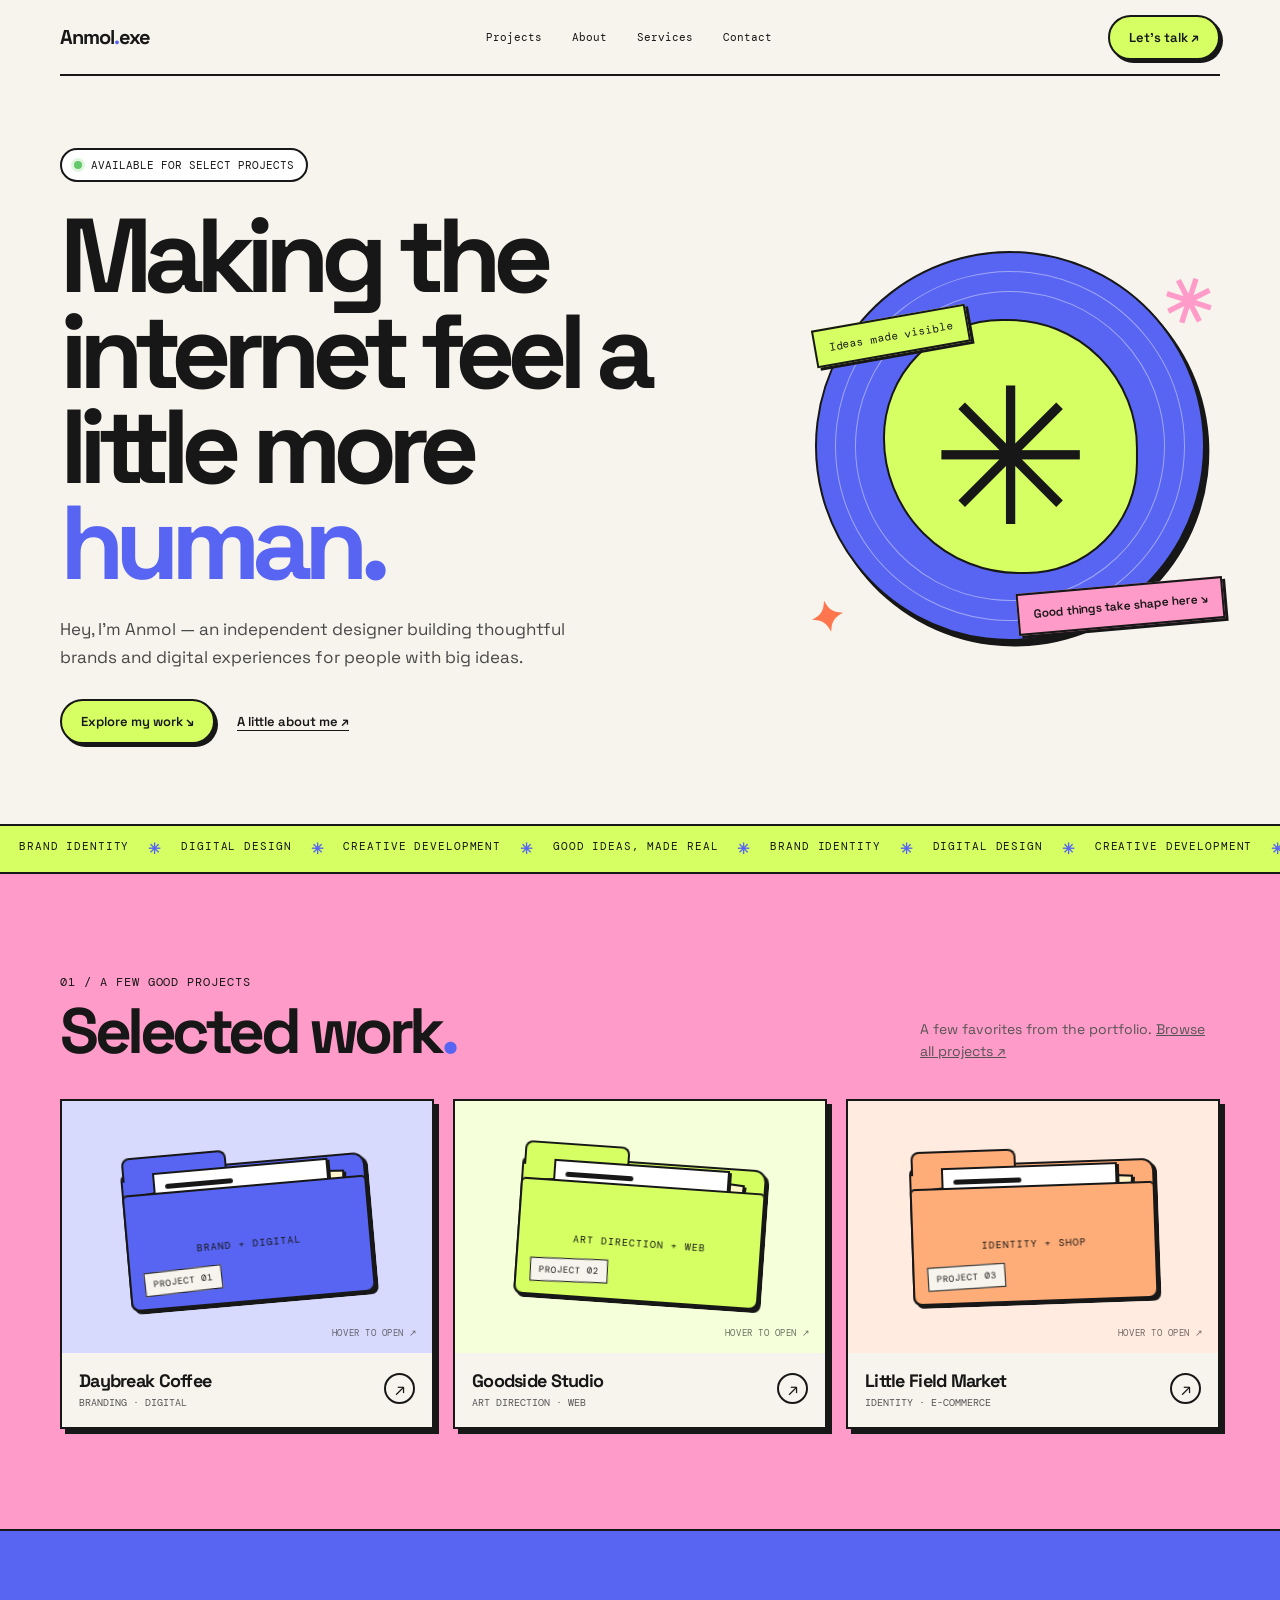
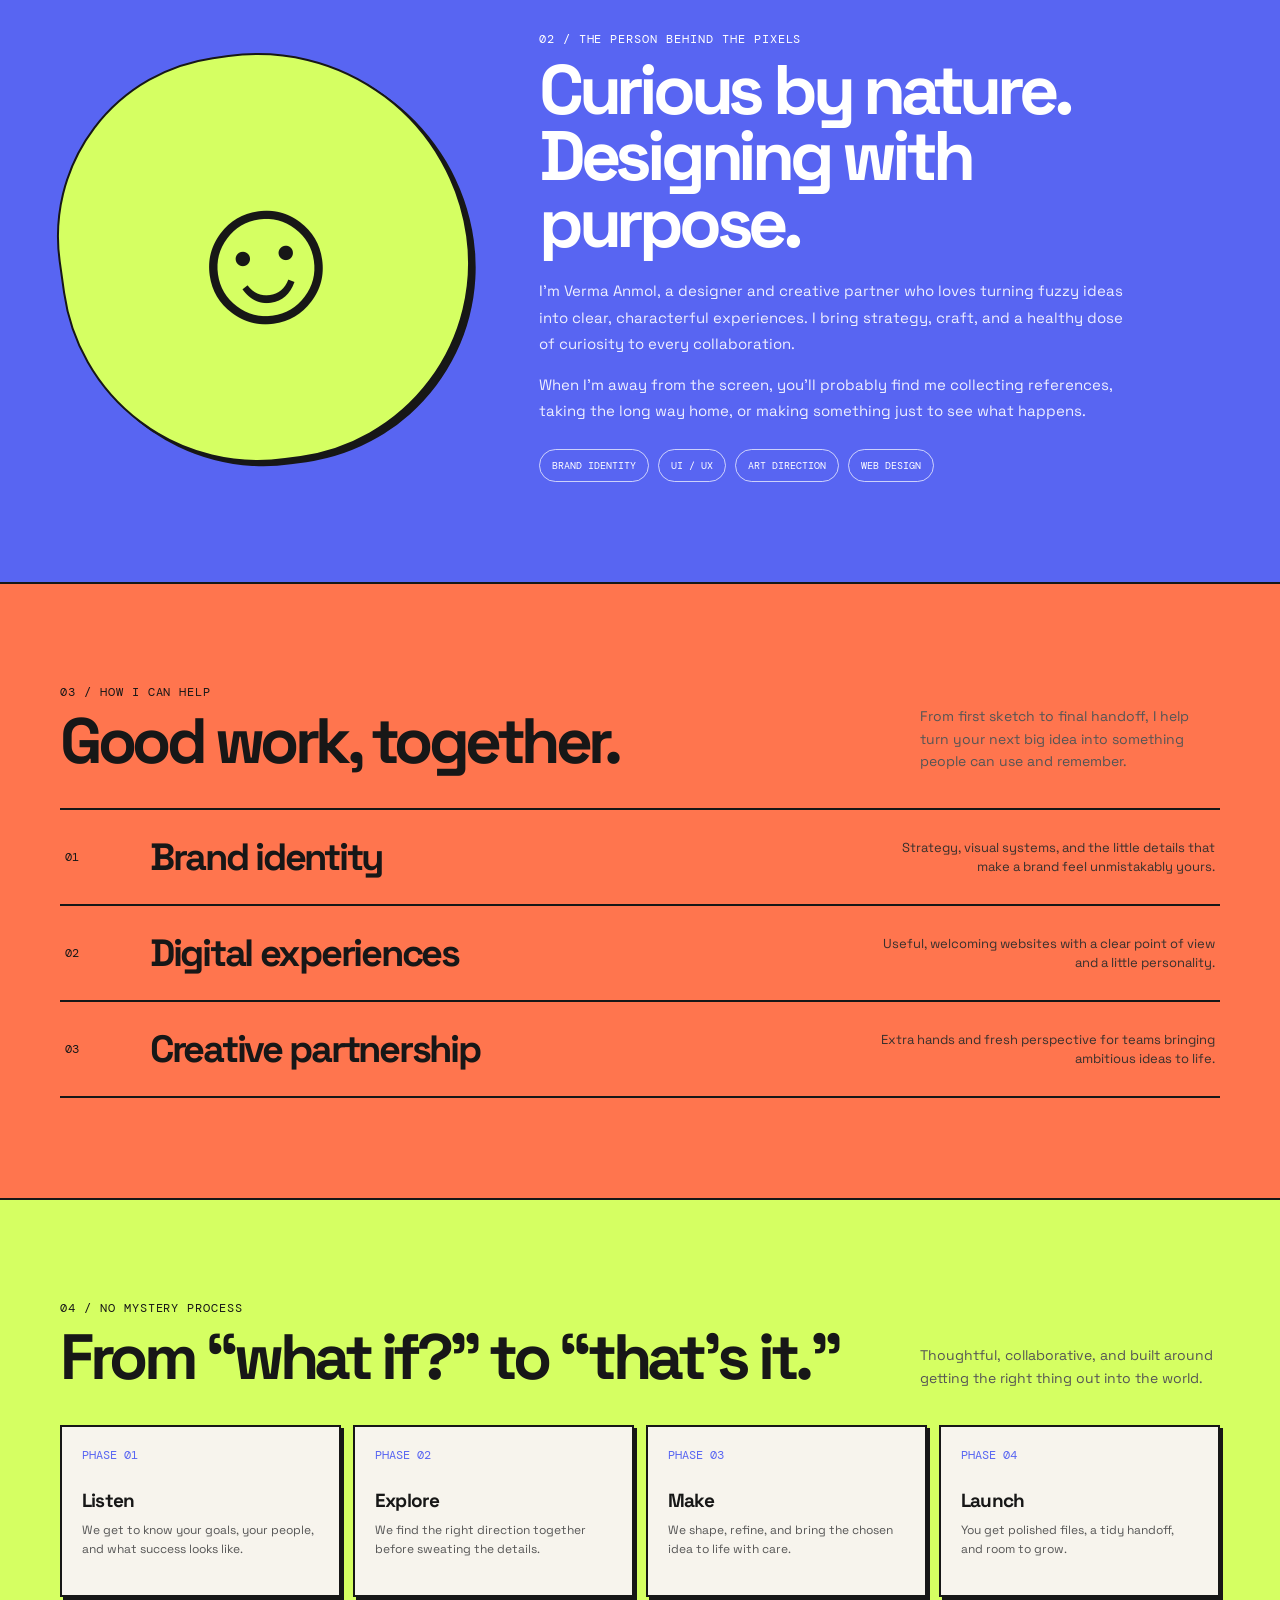
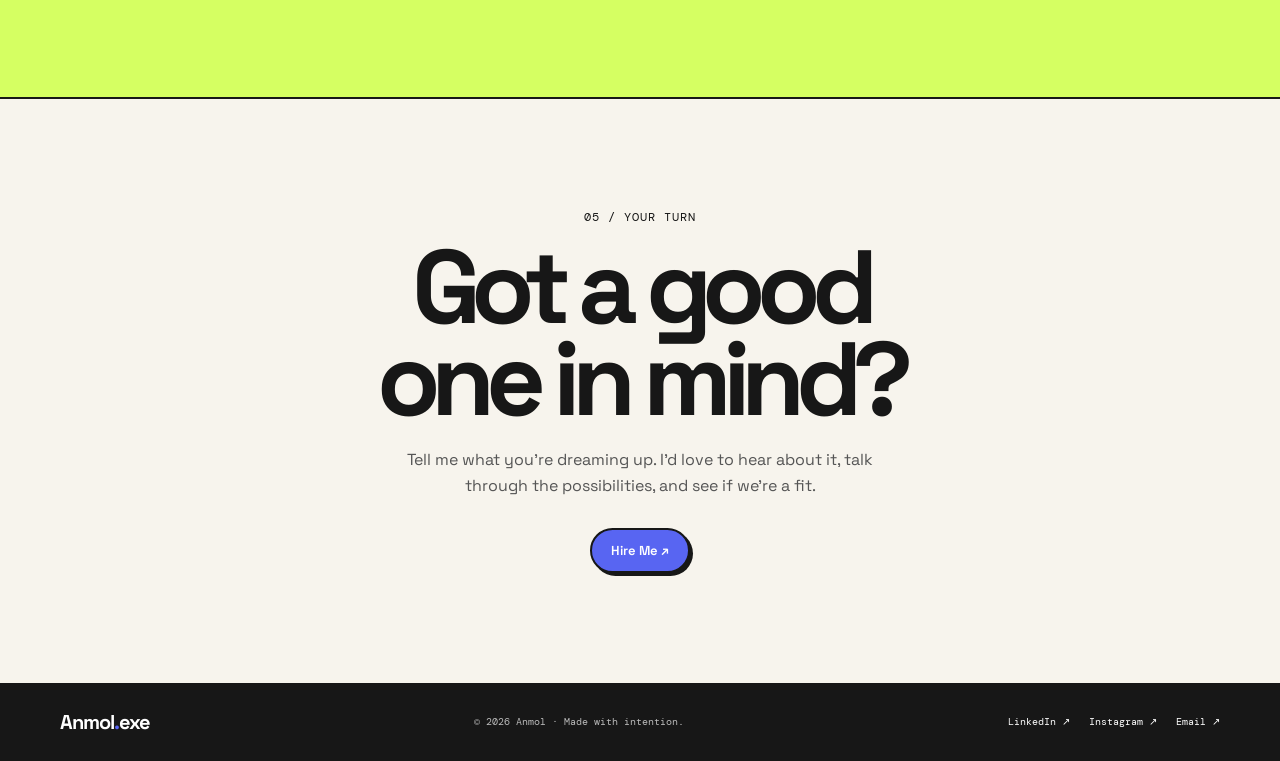
<file: index.html>
<!doctype html>
<html lang="en">
<head>
  <meta charset="utf-8">
  <meta name="viewport" content="width=device-width, initial-scale=1">
  <meta name="theme-color" content="#f7f4ed">
  <meta name="description" content="A bright, bold portfolio for an independent designer and creative developer.">
  <title>Verma Anmol — Designer & Creative Developer</title>
  <link rel="preconnect" href="https://fonts.googleapis.com">
  <link rel="preconnect" href="https://fonts.gstatic.com" crossorigin>
  <link href="https://fonts.googleapis.com/css2?family=DM+Mono:wght@400;500&family=Space+Grotesk:wght@400;500;600;700&display=swap" rel="stylesheet">
  <style>
    :root{--paper:#f7f4ed;--ink:#171717;--blue:#5865f2;--lime:#d5ff62;--pink:#ff9bc8;--orange:#ff754e;--line:2px solid var(--ink);--shadow:5px 5px 0 var(--ink);--max:1160px}
    *{box-sizing:border-box}html{scroll-behavior:smooth}body{margin:0;background:var(--paper);color:var(--ink);font-family:'Space Grotesk',sans-serif}a{color:inherit}button,a{-webkit-tap-highlight-color:transparent}.wrap{width:min(var(--max),calc(100% - 48px));margin:auto}.mono,.eyebrow,.tag,.nav-links,.fine{font-family:'DM Mono',monospace}.mono,.eyebrow{font-size:12px;letter-spacing:.08em;text-transform:uppercase}.topbar{height:76px;display:flex;align-items:center;justify-content:space-between;border-bottom:var(--line)}.brand{font-size:20px;font-weight:700;letter-spacing:-1px;text-decoration:none}.brand span{color:var(--blue)}.nav-links{display:flex;gap:30px;font-size:11px}.nav-links a{text-decoration:none}.nav-links a:hover{text-decoration:underline;text-decoration-thickness:2px;text-underline-offset:4px}.nav-cta,.button{display:inline-flex;align-items:center;justify-content:center;border:var(--line);border-radius:999px;background:var(--lime);padding:12px 19px;font:600 13px 'Space Grotesk';text-decoration:none;box-shadow:3px 3px 0 var(--ink);transition:transform .15s,box-shadow .15s}.nav-cta:hover,.button:hover{transform:translate(2px,2px);box-shadow:1px 1px 0 var(--ink)}.hero{min-height:640px;display:grid;grid-template-columns:1.25fr .75fr;align-items:center;gap:42px;padding:72px 0 80px;position:relative}.hero-copy{position:relative;z-index:2}.availability{display:inline-flex;align-items:center;gap:9px;padding:8px 12px;border:var(--line);border-radius:99px;background:#fff;font-size:11px;font-family:'DM Mono';text-transform:uppercase}.availability:before{content:'';width:8px;height:8px;border-radius:50%;background:#64c76b;box-shadow:0 0 0 3px #dff5dd}.hero h1{max-width:700px;font-size:clamp(58px,8.2vw,112px);line-height:.91;letter-spacing:-.085em;margin:27px 0 24px}.hero h1 em{font-style:normal;color:var(--blue)}.hero-copy>p{font-size:17px;line-height:1.65;max-width:510px;color:#484848;margin:0 0 28px}.hero-actions{display:flex;align-items:center;gap:22px}.text-link{font-weight:600;font-size:13px;text-underline-offset:4px}.hero-art{min-height:430px;position:relative;display:grid;place-items:center}.orbit{width:min(100%,390px);aspect-ratio:1;border-radius:50%;background:var(--blue);border:var(--line);box-shadow:var(--shadow);position:relative;display:grid;place-items:center;transform:rotate(7deg)}.orbit:before,.orbit:after{content:'';position:absolute;border:1px solid rgba(255,255,255,.42);border-radius:50%;inset:18px}.orbit:after{inset:38px}.orbit-label{position:absolute;z-index:2;top:20%;left:3%;background:var(--lime);border:var(--line);padding:10px 13px;transform:rotate(-10deg);font:11px 'DM Mono';box-shadow:3px 3px 0 var(--ink)}.spark{position:absolute;font-size:60px;font-weight:700}.spark.one{top:8%;right:2%;color:var(--pink);transform:rotate(18deg)}.spark.two{bottom:4%;left:2%;font-size:42px;color:var(--orange);transform:rotate(-13deg)}.avatar{width:66%;aspect-ratio:1;border-radius:48% 52% 45% 55%;border:var(--line);background:var(--lime);display:grid;place-items:center;font-size:clamp(100px,17vw,190px);line-height:1;transform:rotate(-7deg);overflow:hidden}.avatar span{transform:translateY(12px)}.floating-note{position:absolute;right:-4px;bottom:8%;border:var(--line);background:var(--pink);padding:11px 14px;font-size:12px;font-weight:600;transform:rotate(-5deg);box-shadow:3px 3px 0 var(--ink)}.ticker{border-block:var(--line);background:var(--lime);overflow:hidden;white-space:nowrap}.ticker-track{display:flex;width:max-content;animation:scroll 28s linear infinite;padding:13px 0;font:11px 'DM Mono';text-transform:uppercase;letter-spacing:.08em}.ticker-track span{padding:0 19px}.ticker-track b{color:var(--blue);font-size:15px}@keyframes scroll{to{transform:translateX(-50%)}}.section{padding:100px 0}.section-head{display:flex;align-items:end;justify-content:space-between;gap:20px;margin-bottom:36px}.section-head h2{font-size:clamp(38px,6vw,64px);line-height:.98;letter-spacing:-.07em;margin:10px 0 0}.section-head p{max-width:300px;color:#555;line-height:1.6;font-size:14px;margin:0}.work-section{background:var(--pink);border-bottom:var(--line)}.work-grid{display:grid;grid-template-columns:repeat(3,1fr);gap:19px}.work-card{border:var(--line);background:var(--paper);box-shadow:var(--shadow);text-decoration:none;display:flex;flex-direction:column;min-width:0;transition:transform .18s}.work-card:hover{transform:translateY(-5px)}.work-art{aspect-ratio:1.18;display:grid;place-items:center;padding:24px;overflow:hidden}.work-art.blue{background:#b8c0ff}.work-art.lime{background:#d9fb8a}.work-art.orange{background:#ffc794}.mock{width:84%;height:80%;border:2px solid var(--ink);background:#fff;border-radius:10px;padding:12px;box-shadow:4px 4px 0 var(--ink);transform:rotate(-3deg);display:flex;flex-direction:column;gap:9px}.work-card:nth-child(2) .mock{transform:rotate(3deg)}.mock-top{height:9px;border-bottom:1px solid #aaa;display:flex;justify-content:space-between}.mock-top i{display:block;width:35%;height:4px;background:var(--ink);border-radius:9px}.mock-hero{flex:1;border-radius:6px;background:var(--blue);display:flex;align-items:center;justify-content:center;color:white;text-align:center;font-weight:700;font-size:clamp(17px,2.4vw,29px);letter-spacing:-.06em;line-height:.95}.work-card:nth-child(2) .mock-hero{background:var(--orange);color:var(--ink)}.work-card:nth-child(3) .mock-hero{background:var(--lime);color:var(--ink)}.mock-row{display:flex;gap:6px;height:25px}.mock-row i{flex:1;background:#e7e7e7;border-radius:4px}.card-info{padding:17px 18px 19px;display:flex;align-items:center;justify-content:space-between;gap:10px}.card-info h3{font-size:18px;letter-spacing:-.04em;margin:0 0 4px}.card-info p{font:10px 'DM Mono';text-transform:uppercase;color:#555;margin:0}.arrow{width:31px;height:31px;border:var(--line);border-radius:50%;display:grid;place-items:center;font-size:17px;flex:none}.about-section{background:var(--blue);color:#fff;border-bottom:var(--line)}.about-grid{display:grid;grid-template-columns:.75fr 1.25fr;gap:70px;align-items:center}.about-stamp{border:var(--line);background:var(--lime);color:var(--ink);border-radius:46% 54% 50% 50%;aspect-ratio:1;display:grid;place-items:center;box-shadow:var(--shadow);font-size:clamp(100px,18vw,190px);transform:rotate(-8deg)}.about-copy h2{font-size:clamp(42px,6vw,70px);letter-spacing:-.075em;line-height:.95;margin:10px 0 22px}.about-copy p{max-width:590px;line-height:1.75;color:#eeefff;font-size:15px}.skills{display:flex;flex-wrap:wrap;gap:9px;margin-top:24px}.tag{border:1px solid rgba(255,255,255,.7);border-radius:99px;padding:9px 12px;font-size:10px;text-transform:uppercase}.services-section{background:var(--orange);border-bottom:var(--line)}.service-list{border-top:var(--line)}.service{display:grid;grid-template-columns:70px 1fr auto;align-items:center;gap:15px;padding:23px 5px;border-bottom:var(--line)}.service-num{font:12px 'DM Mono'}.service h3{font-size:clamp(23px,4vw,38px);letter-spacing:-.06em;margin:0}.service p{max-width:340px;font-size:13px;line-height:1.5;text-align:right;margin:0;color:#38302d}.process-section{background:var(--lime);border-bottom:var(--line)}.steps{display:grid;grid-template-columns:repeat(4,1fr);gap:12px}.step{border:var(--line);padding:20px;background:var(--paper);box-shadow:3px 3px 0 var(--ink);min-height:172px}.step b{display:block;color:var(--blue);font:12px 'DM Mono';margin-bottom:25px}.step h3{margin:0 0 8px;font-size:19px;letter-spacing:-.04em}.step p{margin:0;color:#555;font-size:12px;line-height:1.55}.contact-section{background:var(--paper);text-align:center;padding:110px 0}.contact-box{max-width:760px;margin:auto}.contact-box h2{font-size:clamp(52px,10vw,104px);line-height:.88;letter-spacing:-.09em;margin:17px 0 22px}.contact-box p{max-width:480px;margin:0 auto 28px;color:#555;line-height:1.65}.contact-box .button{background:var(--blue);color:white}.footer{background:var(--ink);color:#fff;padding:26px 0}.footer-row{display:flex;justify-content:space-between;align-items:center;gap:20px}.footer small{font:10px 'DM Mono';color:#bbb}.footer-links{display:flex;gap:19px;font:10px 'DM Mono'}.footer-links a{text-decoration:none}.footer-links a:hover{text-decoration:underline}
    @media(max-width:760px){.wrap{width:min(var(--max),calc(100% - 32px))}.topbar{height:66px}.nav-links{gap:14px;font-size:10px}.nav-links a:nth-child(3){display:none}.nav-cta{padding:9px 12px;font-size:11px}.hero{grid-template-columns:1fr;gap:18px;padding:64px 0 65px}.hero h1{font-size:clamp(60px,15vw,96px)}.hero-art{min-height:340px;max-width:420px;width:100%;margin:0 auto}.orbit{width:300px}.section{padding:76px 0}.section-head{align-items:start;flex-direction:column}.work-grid{grid-template-columns:1fr 1fr;gap:13px}.work-card:last-child{grid-column:1/-1}.work-card:last-child .work-art{aspect-ratio:1.8}.about-grid{grid-template-columns:1fr;gap:44px}.about-stamp{width:min(260px,70%);margin:0 auto}.service{grid-template-columns:42px 1fr;gap:8px}.service p{grid-column:2;text-align:left}.steps{grid-template-columns:1fr 1fr}.step{min-height:150px}.step b{margin-bottom:18px}}
    @media(max-width:460px){.nav-links a:nth-child(2){display:none}.hero-copy>p{font-size:15px}.hero-art{min-height:300px}.orbit{width:260px}.spark.one{right:4%;top:2%}.floating-note{right:0}.work-grid{grid-template-columns:1fr}.work-card:last-child{grid-column:auto}.work-card:last-child .work-art{aspect-ratio:1.18}.work-art{aspect-ratio:1.35}.card-info h3{font-size:17px}.steps{grid-template-columns:1fr}.step{min-height:0}.step b{margin-bottom:14px}.footer-row{align-items:flex-start;flex-direction:column}.footer-links{gap:14px}}
    @media(prefers-reduced-motion:reduce){*,*::before,*::after{scroll-behavior:auto!important;animation-duration:.01ms!important;animation-iteration-count:1!important;transition-duration:.01ms!important}}
  </style>
  <style>
    .folder-card{--folder:#5865f2;border:var(--line);background:var(--paper);box-shadow:var(--shadow);text-decoration:none;display:flex;flex-direction:column;min-width:0;transition:transform .18s,box-shadow .18s;perspective:800px}.folder-card:nth-child(2){--folder:#d5ff62}.folder-card:nth-child(3){--folder:#ffad78}.folder-card:hover,.folder-card:focus-visible{transform:translateY(-5px);box-shadow:7px 9px 0 var(--ink);outline:none}.folder-scene{height:252px;display:grid;place-items:center;position:relative;overflow:hidden;background:color-mix(in srgb,var(--folder) 24%,white)}.folder-scene:after{content:'HOVER TO OPEN ↗';position:absolute;bottom:14px;right:14px;font:9px 'DM Mono';letter-spacing:.06em;color:#333;opacity:.7}.folder{position:relative;width:min(76%,245px);height:150px;transform:rotate(-5deg);transition:transform .32s cubic-bezier(.2,.8,.2,1);transform-style:preserve-3d}.folder-card:nth-child(2) .folder{transform:rotate(4deg)}.folder-card:nth-child(3) .folder{transform:rotate(-2deg)}.folder-back{position:absolute;inset:10px 0 0;background:var(--folder);border:var(--line);border-radius:9px 12px 8px 8px;box-shadow:3px 3px 0 var(--ink)}.folder-back:before{content:'';position:absolute;left:0;top:-16px;width:42%;height:22px;background:var(--folder);border:var(--line);border-bottom:0;border-radius:8px 8px 0 0}.folder-paper{position:absolute;z-index:1;left:13%;top:13px;width:72%;height:114px;background:#fff;border:var(--line);box-shadow:2px 2px 0 var(--ink);padding:10px;display:flex;flex-direction:column;gap:7px;transition:transform .35s cubic-bezier(.15,.8,.3,1),opacity .2s}.folder-paper .paper-bar{height:5px;width:45%;border-radius:4px;background:var(--ink)}.folder-paper .paper-cover{flex:1;background:var(--paper);border:1px solid #222;display:grid;place-items:center;font-size:22px;font-weight:700;letter-spacing:-.07em;text-align:center;line-height:.9}.folder-paper .paper-lines{height:16px;background:repeating-linear-gradient(to bottom,#aaa 0 1px,transparent 1px 5px)}.folder-card:nth-child(1) .folder-paper .paper-cover{background:#b8c0ff}.folder-card:nth-child(2) .folder-paper .paper-cover{background:#ffc794}.folder-card:nth-child(3) .folder-paper .paper-cover{background:#d9fb8a}.folder-card .paper-two{z-index:0;left:18%;transform:translateY(7px) rotate(4deg);background:#fff5ca}.folder-card .paper-three{z-index:0;left:10%;transform:translateY(11px) rotate(-6deg);background:#ffe0ed}.folder-flap{position:absolute;z-index:2;left:0;right:0;bottom:0;height:78%;background:var(--folder);border:var(--line);border-radius:5px 5px 9px 9px;transform-origin:bottom;transition:transform .38s cubic-bezier(.2,.8,.3,1);display:grid;place-items:center;color:var(--ink);font:10px 'DM Mono';letter-spacing:.1em;text-transform:uppercase}.folder-label{position:absolute;left:13px;bottom:13px;border:1.5px solid var(--ink);background:var(--paper);padding:5px 8px;font:9px 'DM Mono';transform:rotate(-2deg)}.folder-card:hover .folder,.folder-card:focus-visible .folder{transform:rotate(0deg) translateY(4px)}.folder-card:hover .folder-flap,.folder-card:focus-visible .folder-flap{transform:rotateX(48deg) translateY(4px)}.folder-card:hover .paper-one,.folder-card:focus-visible .paper-one{transform:translateY(-40px) rotate(-3deg)}.folder-card:hover .paper-two,.folder-card:focus-visible .paper-two{transform:translateY(-31px) translateX(15px) rotate(8deg)}.folder-card:hover .paper-three,.folder-card:focus-visible .paper-three{transform:translateY(-28px) translateX(-15px) rotate(-9deg)}.folder-info{padding:16px 17px 18px;display:flex;align-items:center;justify-content:space-between;gap:10px}.folder-info h3{font-size:18px;letter-spacing:-.04em;margin:0 0 4px}.folder-info p{font:10px 'DM Mono';text-transform:uppercase;color:#555;margin:0}.folder-arrow{width:31px;height:31px;border:var(--line);border-radius:50%;display:grid;place-items:center;font-size:17px;flex:none;transition:transform .2s,background .2s}.folder-card:hover .folder-arrow,.folder-card:focus-visible .folder-arrow{transform:rotate(45deg);background:var(--lime)}
    @media(max-width:760px){.work-grid{grid-template-columns:1fr 1fr;gap:13px}.folder-scene{height:220px}.folder-card:last-child{grid-column:1/-1}}
    @media(max-width:460px){.work-grid{grid-template-columns:1fr}.folder-scene{height:250px}.folder-card:last-child{grid-column:auto}}
  </style>
</head>
<body>
  <header class="wrap topbar">
    <a class="brand" href="#home" aria-label="Anmol home">Anmol<span>.</span>exe</a>
    <nav class="nav-links" aria-label="Main navigation"><a href="projects/index.html">Projects</a><a href="#about">About</a><a href="#services">Services</a><a href="#contact">Contact</a></nav>
    <a class="nav-cta" href="#contact">Let’s talk ↗</a>
  </header>
  <main>
    <section class="wrap hero" id="home">
      <div class="hero-copy">
        <div class="availability">Available for select projects</div>
        <h1>Making the internet feel a little more <em>human.</em></h1>
        <p>Hey, I’m Anmol — an independent designer building thoughtful brands and digital experiences for people with big ideas.</p>
        <div class="hero-actions"><a class="button" href="projects/index.html">Explore my work ↘</a><a class="text-link" href="#about">A little about me ↗</a></div>
      </div>
      <div class="hero-art" aria-label="Abstract colorful portfolio illustration">
        <div class="orbit"><div class="avatar"><span>✳</span></div></div>
        <div class="orbit-label">Ideas made visible</div><div class="spark one">✳</div><div class="spark two">✦</div><div class="floating-note">Good things take shape here ↘</div>
      </div>
    </section>
    <div class="ticker" aria-label="Brand design, digital design, creative development"><div class="ticker-track" aria-hidden="true"><span>Brand identity</span><b>✳</b><span>Digital design</span><b>✳</b><span>Creative development</span><b>✳</b><span>Good ideas, made real</span><b>✳</b><span>Brand identity</span><b>✳</b><span>Digital design</span><b>✳</b><span>Creative development</span><b>✳</b><span>Good ideas, made real</span><b>✳</b></div></div>
    <section class="section work-section" id="work"><div class="wrap"><div class="section-head"><div><div class="eyebrow">01 / A few good projects</div><h2>Selected work<span style="color:var(--blue)">.</span></h2></div><p>A few favorites from the portfolio. <a href="projects/index.html">Browse all projects ↗</a></p></div>
      <div class="work-grid">
        <a class="folder-card" href="projects/daybreak.html" aria-label="Open project folder: Daybreak Coffee"><div class="folder-scene"><div class="folder"><div class="folder-back"></div><div class="folder-paper paper-three"><i class="paper-bar"></i><i class="paper-cover">DAY<br>BREAK</i><i class="paper-lines"></i></div><div class="folder-paper paper-two"><i class="paper-bar"></i><i class="paper-cover">FRESH<br>IDEAS</i><i class="paper-lines"></i></div><div class="folder-paper paper-one"><i class="paper-bar"></i><i class="paper-cover">A FRESH<br>START.</i><i class="paper-lines"></i></div><div class="folder-flap"><span>Brand + digital</span><span class="folder-label">PROJECT 01</span></div></div></div><div class="folder-info"><div><h3>Daybreak Coffee</h3><p>Branding · Digital</p></div><span class="folder-arrow">↗</span></div></a>
        <a class="folder-card" href="projects/goodside.html" aria-label="Open project folder: Goodside Studio"><div class="folder-scene"><div class="folder"><div class="folder-back"></div><div class="folder-paper paper-three"><i class="paper-bar"></i><i class="paper-cover">MAKE<br>ROOM</i><i class="paper-lines"></i></div><div class="folder-paper paper-two"><i class="paper-bar"></i><i class="paper-cover">GOOD<br>SIDE</i><i class="paper-lines"></i></div><div class="folder-paper paper-one"><i class="paper-bar"></i><i class="paper-cover">MAKE<br>ROOM.</i><i class="paper-lines"></i></div><div class="folder-flap"><span>Art direction + web</span><span class="folder-label">PROJECT 02</span></div></div></div><div class="folder-info"><div><h3>Goodside Studio</h3><p>Art direction · Web</p></div><span class="folder-arrow">↗</span></div></a>
        <a class="folder-card" href="projects/little-field.html" aria-label="Open project folder: Little Field Market"><div class="folder-scene"><div class="folder"><div class="folder-back"></div><div class="folder-paper paper-three"><i class="paper-bar"></i><i class="paper-cover">LITTLE<br>FIELD</i><i class="paper-lines"></i></div><div class="folder-paper paper-two"><i class="paper-bar"></i><i class="paper-cover">GROW<br>WELL</i><i class="paper-lines"></i></div><div class="folder-paper paper-one"><i class="paper-bar"></i><i class="paper-cover">GROW<br>YOUR WAY.</i><i class="paper-lines"></i></div><div class="folder-flap"><span>Identity + shop</span><span class="folder-label">PROJECT 03</span></div></div></div><div class="folder-info"><div><h3>Little Field Market</h3><p>Identity · E-commerce</p></div><span class="folder-arrow">↗</span></div></a>
      </div>
    </div></section>
    <section class="section about-section" id="about"><div class="wrap about-grid"><div class="about-stamp" aria-hidden="true">☺</div><div class="about-copy"><div class="eyebrow">02 / The person behind the pixels</div><h2>Curious by nature.<br>Designing with purpose.</h2><p>I’m Verma Anmol, a designer and creative partner who loves turning fuzzy ideas into clear, characterful experiences. I bring strategy, craft, and a healthy dose of curiosity to every collaboration.</p><p>When I’m away from the screen, you’ll probably find me collecting references, taking the long way home, or making something just to see what happens.</p><div class="skills"><span class="tag">Brand identity</span><span class="tag">UI / UX</span><span class="tag">Art direction</span><span class="tag">Web design</span></div></div></div></section>
    <section class="section services-section" id="services"><div class="wrap"><div class="section-head"><div><div class="eyebrow">03 / How I can help</div><h2>Good work, together.</h2></div><p>From first sketch to final handoff, I help turn your next big idea into something people can use and remember.</p></div><div class="service-list"><div class="service"><span class="service-num">01</span><h3>Brand identity</h3><p>Strategy, visual systems, and the little details that make a brand feel unmistakably yours.</p></div><div class="service"><span class="service-num">02</span><h3>Digital experiences</h3><p>Useful, welcoming websites with a clear point of view and a little personality.</p></div><div class="service"><span class="service-num">03</span><h3>Creative partnership</h3><p>Extra hands and fresh perspective for teams bringing ambitious ideas to life.</p></div></div></div></section>
    <section class="section process-section"><div class="wrap"><div class="section-head"><div><div class="eyebrow">04 / No mystery process</div><h2>From “what if?” to “that’s it.”</h2></div><p>Thoughtful, collaborative, and built around getting the right thing out into the world.</p></div><div class="steps"><article class="step"><b>PHASE 01</b><h3>Listen</h3><p>We get to know your goals, your people, and what success looks like.</p></article><article class="step"><b>PHASE 02</b><h3>Explore</h3><p>We find the right direction together before sweating the details.</p></article><article class="step"><b>PHASE 03</b><h3>Make</h3><p>We shape, refine, and bring the chosen idea to life with care.</p></article><article class="step"><b>PHASE 04</b><h3>Launch</h3><p>You get polished files, a tidy handoff, and room to grow.</p></article></div></div></section>
    <section class="contact-section" id="contact"><div class="wrap contact-box"><div class="eyebrow">05 / Your turn</div><h2>Got a good<br>one in mind?</h2><p>Tell me what you’re dreaming up. I’d love to hear about it, talk through the possibilities, and see if we’re a fit.</p><a class="button" href="mailto:hello@example.com?subject=Let%E2%80%99s%20make%20something">Hire Me ↗</a></div></section>
  </main>
  <footer class="footer"><div class="wrap footer-row"><a class="brand" href="#home">Anmol<span>.</span>exe</a><small>© 2026 Anmol · Made with intention.</small><div class="footer-links"><a href="https://www.linkedin.com/in/anmol-verma-68a5aa274/?isSelfProfile=true/" aria-label="LinkedIn">LinkedIn ↗</a><a href="https://www.instagram.com/anmollywood/" aria-label="Instagram">Instagram ↗</a><a href="mailto:mynameanmol112@gmail.com">Email ↗</a></div></div></footer>
</body>
</html>
</file>
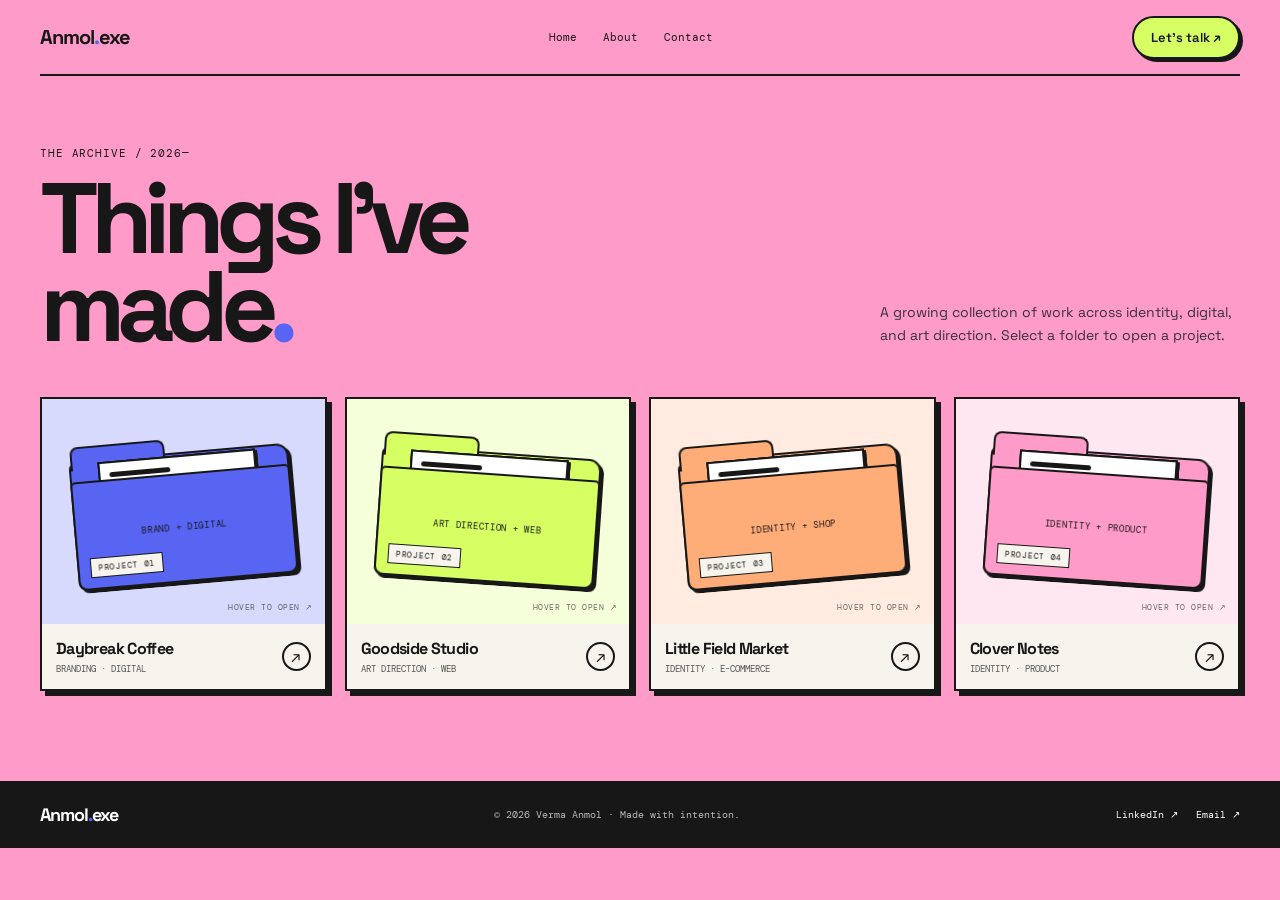
<file: projects/index.html>
<!doctype html>
<html lang="en">
<head>
  <meta charset="utf-8"><meta name="viewport" content="width=device-width, initial-scale=1"><meta name="theme-color" content="#f7f4ed">
  <title>Projects — Anmol.exe</title>
  <link rel="preconnect" href="https://fonts.googleapis.com"><link rel="preconnect" href="https://fonts.gstatic.com" crossorigin><link href="https://fonts.googleapis.com/css2?family=DM+Mono:wght@400;500&family=Space+Grotesk:wght@400;500;600;700&display=swap" rel="stylesheet">
  <style>
    :root{--paper:#f7f4ed;--ink:#171717;--blue:#5865f2;--lime:#d5ff62;--pink:#ff9bc8;--orange:#ff754e;--line:2px solid var(--ink);--shadow:5px 5px 0 var(--ink)}*{box-sizing:border-box}body{margin:0;background:var(--pink);color:var(--ink);font-family:'Space Grotesk',sans-serif}a{color:inherit}.wrap{width:min(1200px,calc(100% - 48px));margin:auto}.mono,.eyebrow,.tag,.nav-links{font-family:'DM Mono',monospace}.topbar{height:76px;display:flex;align-items:center;justify-content:space-between;border-bottom:var(--line)}.brand{font-size:20px;font-weight:700;letter-spacing:-1px;text-decoration:none}.brand span{color:var(--blue)}.nav-links{display:flex;gap:26px;font-size:11px}.nav-links a{text-decoration:none}.nav-cta,.button{display:inline-flex;align-items:center;justify-content:center;border:var(--line);border-radius:999px;background:var(--lime);padding:11px 17px;font:600 13px 'Space Grotesk';text-decoration:none;box-shadow:3px 3px 0 var(--ink)}.page-head{padding:70px 0 34px;display:flex;align-items:end;justify-content:space-between;gap:24px}.eyebrow{font-size:11px;letter-spacing:.08em;text-transform:uppercase}.page-head h1{font-size:clamp(54px,9vw,100px);line-height:.88;letter-spacing:-.085em;margin:15px 0 0}.page-head p{max-width:360px;color:#37313a;line-height:1.65;font-size:14px;margin:0 0 4px}.projects-grid{display:grid;grid-template-columns:repeat(4,minmax(0,1fr));gap:18px;padding:12px 0 90px}.folder-card{--folder:#5865f2;border:var(--line);background:var(--paper);box-shadow:var(--shadow);text-decoration:none;display:flex;flex-direction:column;min-width:0;perspective:800px;transition:transform .18s,box-shadow .18s}.folder-card:nth-child(4n+2){--folder:#d5ff62}.folder-card:nth-child(4n+3){--folder:#ffad78}.folder-card:nth-child(4n+4){--folder:#ff9bc8}.folder-card:hover,.folder-card:focus-visible{transform:translateY(-5px);box-shadow:7px 9px 0 var(--ink);outline:none}.folder-scene{height:225px;display:grid;place-items:center;position:relative;overflow:hidden;background:color-mix(in srgb,var(--folder) 24%,white)}.folder-scene:after{content:'HOVER TO OPEN ↗';position:absolute;bottom:12px;right:12px;font:8px 'DM Mono';letter-spacing:.06em;color:#333;opacity:.7}.folder{position:relative;width:min(78%,245px);height:140px;transform:rotate(-5deg);transition:transform .32s cubic-bezier(.2,.8,.2,1);transform-style:preserve-3d}.folder-card:nth-child(even) .folder{transform:rotate(4deg)}.folder-back{position:absolute;inset:10px 0 0;background:var(--folder);border:var(--line);border-radius:9px 12px 8px 8px;box-shadow:3px 3px 0 var(--ink)}.folder-back:before{content:'';position:absolute;left:0;top:-16px;width:42%;height:22px;background:var(--folder);border:var(--line);border-bottom:0;border-radius:8px 8px 0 0}.folder-paper{position:absolute;z-index:1;left:13%;top:13px;width:72%;height:106px;background:#fff;border:var(--line);box-shadow:2px 2px 0 var(--ink);padding:9px;display:flex;flex-direction:column;gap:6px;transition:transform .35s cubic-bezier(.15,.8,.3,1)}.folder-paper i{display:block}.paper-bar{height:5px;width:45%;border-radius:4px;background:var(--ink)}.paper-cover{flex:1;background:var(--paper);border:1px solid #222;display:grid;place-items:center;font-size:clamp(15px,1.6vw,22px);font-weight:700;letter-spacing:-.07em;text-align:center;line-height:.9}.paper-lines{height:14px;background:repeating-linear-gradient(to bottom,#aaa 0 1px,transparent 1px 5px)}.folder-flap{position:absolute;z-index:2;left:0;right:0;bottom:0;height:78%;background:var(--folder);border:var(--line);border-radius:5px 5px 9px 9px;transform-origin:bottom;transition:transform .38s cubic-bezier(.2,.8,.3,1);display:grid;place-items:center;color:var(--ink);font:9px 'DM Mono';letter-spacing:.08em;text-transform:uppercase}.folder-label{position:absolute;left:11px;bottom:10px;border:1.5px solid var(--ink);background:var(--paper);padding:4px 7px;font:8px 'DM Mono'}.folder-card:hover .folder,.folder-card:focus-visible .folder{transform:rotate(0deg) translateY(4px)}.folder-card:hover .folder-flap,.folder-card:focus-visible .folder-flap{transform:rotateX(48deg) translateY(4px)}.folder-card:hover .paper-one,.folder-card:focus-visible .paper-one{transform:translateY(-37px) rotate(-3deg)}.folder-card:hover .paper-two,.folder-card:focus-visible .paper-two{transform:translateY(-29px) translateX(13px) rotate(8deg)}.folder-card:hover .paper-three,.folder-card:focus-visible .paper-three{transform:translateY(-26px) translateX(-13px) rotate(-9deg)}.folder-info{padding:14px;display:flex;align-items:center;justify-content:space-between;gap:8px}.folder-info h2{font-size:16px;letter-spacing:-.04em;margin:0 0 4px}.folder-info p{font:9px 'DM Mono';text-transform:uppercase;color:#555;margin:0}.folder-arrow{width:29px;height:29px;border:var(--line);border-radius:50%;display:grid;place-items:center;font-size:16px;flex:none}.footer{background:var(--ink);color:white;padding:22px 0}.footer-row{display:flex;justify-content:space-between;align-items:center;gap:18px}.footer small{font:10px 'DM Mono';color:#bbb}.footer a{text-decoration:none}.footer .brand{font-family:'Space Grotesk';font-size:18px}.footer-links{font:10px 'DM Mono';display:flex;gap:18px}
    @media(max-width:900px){.projects-grid{grid-template-columns:repeat(2,minmax(0,1fr))}.folder-scene{height:240px}.paper-cover{font-size:24px}}
    @media(max-width:540px){.wrap{width:calc(100% - 32px)}.topbar{height:65px}.nav-links{gap:13px;font-size:10px}.nav-links a:nth-child(2){display:none}.nav-cta{font-size:11px;padding:9px 12px}.page-head{padding:54px 0 23px;display:block}.page-head p{margin-top:18px}.projects-grid{grid-template-columns:1fr;gap:16px;padding-bottom:60px}.folder-scene{height:250px}.footer-row{align-items:flex-start;flex-direction:column}}
    @media(prefers-reduced-motion:reduce){*,*::before,*::after{scroll-behavior:auto!important;animation-duration:.01ms!important;transition-duration:.01ms!important}}
  </style>
</head>
<body>
  <header class="wrap topbar"><a class="brand" href="../index.html">Anmol<span>.</span>exe</a><nav class="nav-links" aria-label="Main navigation"><a href="../index.html">Home</a><a href="../index.html#about">About</a><a href="../index.html#contact">Contact</a></nav><a class="nav-cta" href="../index.html#contact">Let’s talk ↗</a></header>
  <main class="wrap"><section class="page-head"><div><div class="eyebrow">The archive / 2026—</div><h1>Things I’ve<br>made<span style="color:var(--blue)">.</span></h1></div><p>A growing collection of work across identity, digital, and art direction. Select a folder to open a project.</p></section>
    <section class="projects-grid" aria-label="All portfolio projects">
      <a class="folder-card" href="daybreak.html" aria-label="View Daybreak Coffee project"><div class="folder-scene"><div class="folder"><div class="folder-back"></div><div class="folder-paper paper-three"><i class="paper-bar"></i><i class="paper-cover">DAY<br>BREAK</i><i class="paper-lines"></i></div><div class="folder-paper paper-two"><i class="paper-bar"></i><i class="paper-cover">FRESH<br>IDEAS</i><i class="paper-lines"></i></div><div class="folder-paper paper-one"><i class="paper-bar"></i><i class="paper-cover">A FRESH<br>START.</i><i class="paper-lines"></i></div><div class="folder-flap">Brand + digital<span class="folder-label">PROJECT 01</span></div></div></div><div class="folder-info"><div><h2>Daybreak Coffee</h2><p>Branding · Digital</p></div><span class="folder-arrow">↗</span></div></a>
      <a class="folder-card" href="goodside.html" aria-label="View Goodside Studio project"><div class="folder-scene"><div class="folder"><div class="folder-back"></div><div class="folder-paper paper-three"><i class="paper-bar"></i><i class="paper-cover">MAKE<br>ROOM</i><i class="paper-lines"></i></div><div class="folder-paper paper-two"><i class="paper-bar"></i><i class="paper-cover">GOOD<br>SIDE</i><i class="paper-lines"></i></div><div class="folder-paper paper-one"><i class="paper-bar"></i><i class="paper-cover">MAKE<br>ROOM.</i><i class="paper-lines"></i></div><div class="folder-flap">Art direction + web<span class="folder-label">PROJECT 02</span></div></div></div><div class="folder-info"><div><h2>Goodside Studio</h2><p>Art direction · Web</p></div><span class="folder-arrow">↗</span></div></a>
      <a class="folder-card" href="little-field.html" aria-label="View Little Field Market project"><div class="folder-scene"><div class="folder"><div class="folder-back"></div><div class="folder-paper paper-three"><i class="paper-bar"></i><i class="paper-cover">LITTLE<br>FIELD</i><i class="paper-lines"></i></div><div class="folder-paper paper-two"><i class="paper-bar"></i><i class="paper-cover">GROW<br>WELL</i><i class="paper-lines"></i></div><div class="folder-paper paper-one"><i class="paper-bar"></i><i class="paper-cover">GROW<br>YOUR WAY.</i><i class="paper-lines"></i></div><div class="folder-flap">Identity + shop<span class="folder-label">PROJECT 03</span></div></div></div><div class="folder-info"><div><h2>Little Field Market</h2><p>Identity · E-commerce</p></div><span class="folder-arrow">↗</span></div></a>
      <a class="folder-card" href="clover-notes.html" aria-label="View Clover Notes project"><div class="folder-scene"><div class="folder"><div class="folder-back"></div><div class="folder-paper paper-three"><i class="paper-bar"></i><i class="paper-cover">CLOVER<br>NOTES</i><i class="paper-lines"></i></div><div class="folder-paper paper-two"><i class="paper-bar"></i><i class="paper-cover">SLOW<br>DOWN</i><i class="paper-lines"></i></div><div class="folder-paper paper-one"><i class="paper-bar"></i><i class="paper-cover">TAKE<br>NOTE.</i><i class="paper-lines"></i></div><div class="folder-flap">Identity + product<span class="folder-label">PROJECT 04</span></div></div></div><div class="folder-info"><div><h2>Clover Notes</h2><p>Identity · Product</p></div><span class="folder-arrow">↗</span></div></a>
    </section>
  </main>
  <footer class="footer"><div class="wrap footer-row"><a class="brand" href="../index.html">Anmol<span>.</span>exe</a><small>© 2026 Verma Anmol · Made with intention.</small><div class="footer-links"><a href="https://www.linkedin.com/">LinkedIn ↗</a><a href="mailto:hello@example.com">Email ↗</a></div></div></footer>
</body>
</html>
</file>
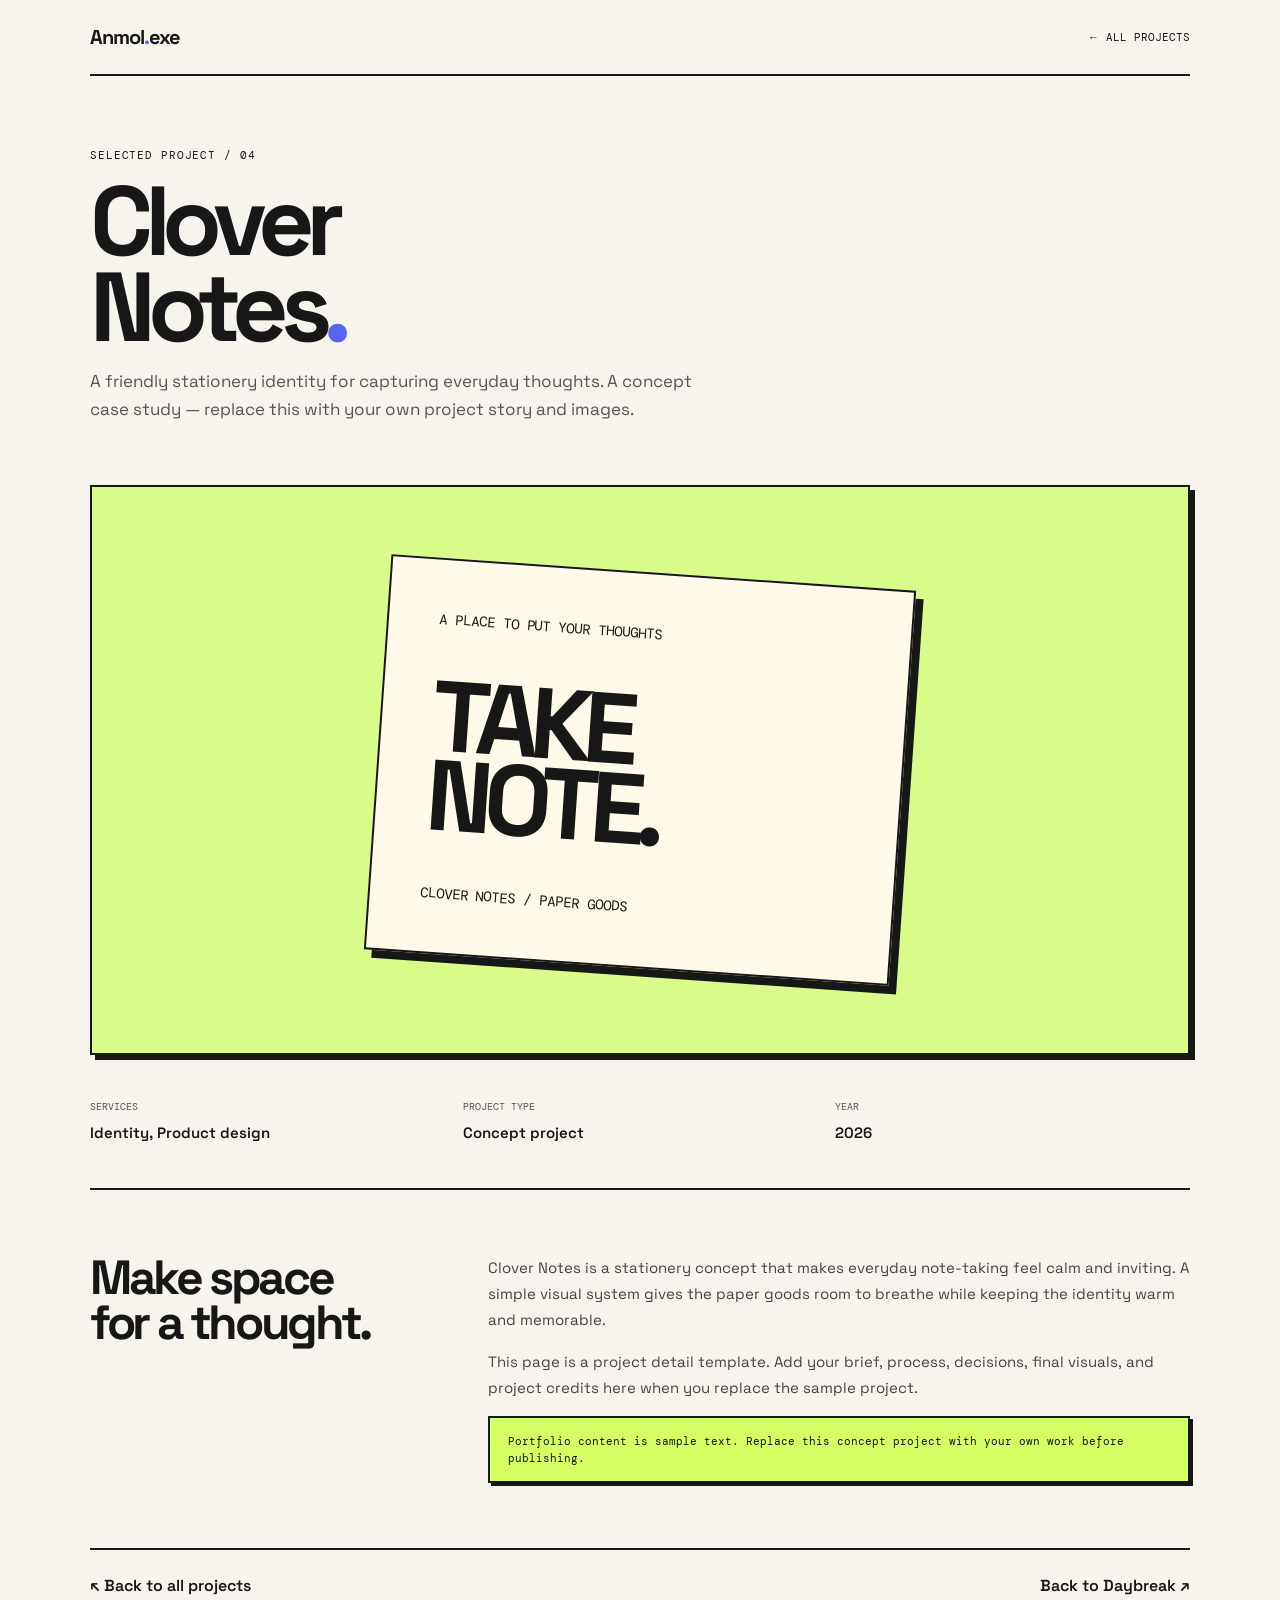
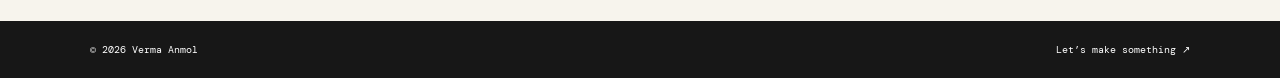
<file: projects/clover-notes.html>
<!doctype html><html lang="en"><head><meta charset="utf-8"><meta name="viewport" content="width=device-width, initial-scale=1"><meta name="theme-color" content="#f7f4ed"><title>Clover Notes — Anmol.exe</title><link rel="preconnect" href="https://fonts.googleapis.com"><link rel="preconnect" href="https://fonts.gstatic.com" crossorigin><link href="https://fonts.googleapis.com/css2?family=DM+Mono:wght@400;500&family=Space+Grotesk:wght@400;500;600;700&display=swap" rel="stylesheet"><link rel="stylesheet" href="project.css"></head><body><header class="wrap topbar"><a class="brand" href="../index.html">Anmol<span>.</span>exe</a><a class="nav" href="index.html">← ALL PROJECTS</a></header><main class="wrap"><section class="intro"><div class="eyebrow">Selected project / 04</div><h1>Clover<br>Notes<span style="color:var(--blue)">.</span></h1><p>A friendly stationery identity for capturing everyday thoughts. A concept case study — replace this with your own project story and images.</p></section><div class="art lime"><div class="art-poster"><span>A PLACE TO PUT YOUR THOUGHTS</span><strong>TAKE<br>NOTE.</strong><span>CLOVER NOTES / PAPER GOODS</span></div></div><section class="meta"><div><b>Services</b><span>Identity, Product design</span></div><div><b>Project type</b><span>Concept project</span></div><div><b>Year</b><span>2026</span></div></section><section class="story"><h2>Make space<br>for a thought.</h2><div><p>Clover Notes is a stationery concept that makes everyday note-taking feel calm and inviting. A simple visual system gives the paper goods room to breathe while keeping the identity warm and memorable.</p><p>This page is a project detail template. Add your brief, process, decisions, final visuals, and project credits here when you replace the sample project.</p><div class="note">Portfolio content is sample text. Replace this concept project with your own work before publishing.</div></div></section><nav class="bottom-nav"><a href="index.html">↖ Back to all projects</a><a href="daybreak.html">Back to Daybreak ↗</a></nav></main><footer class="footer"><div class="wrap"><span>© 2026 Verma Anmol</span><a href="../index.html#contact">Let’s make something ↗</a></div></footer></body></html>
</file>
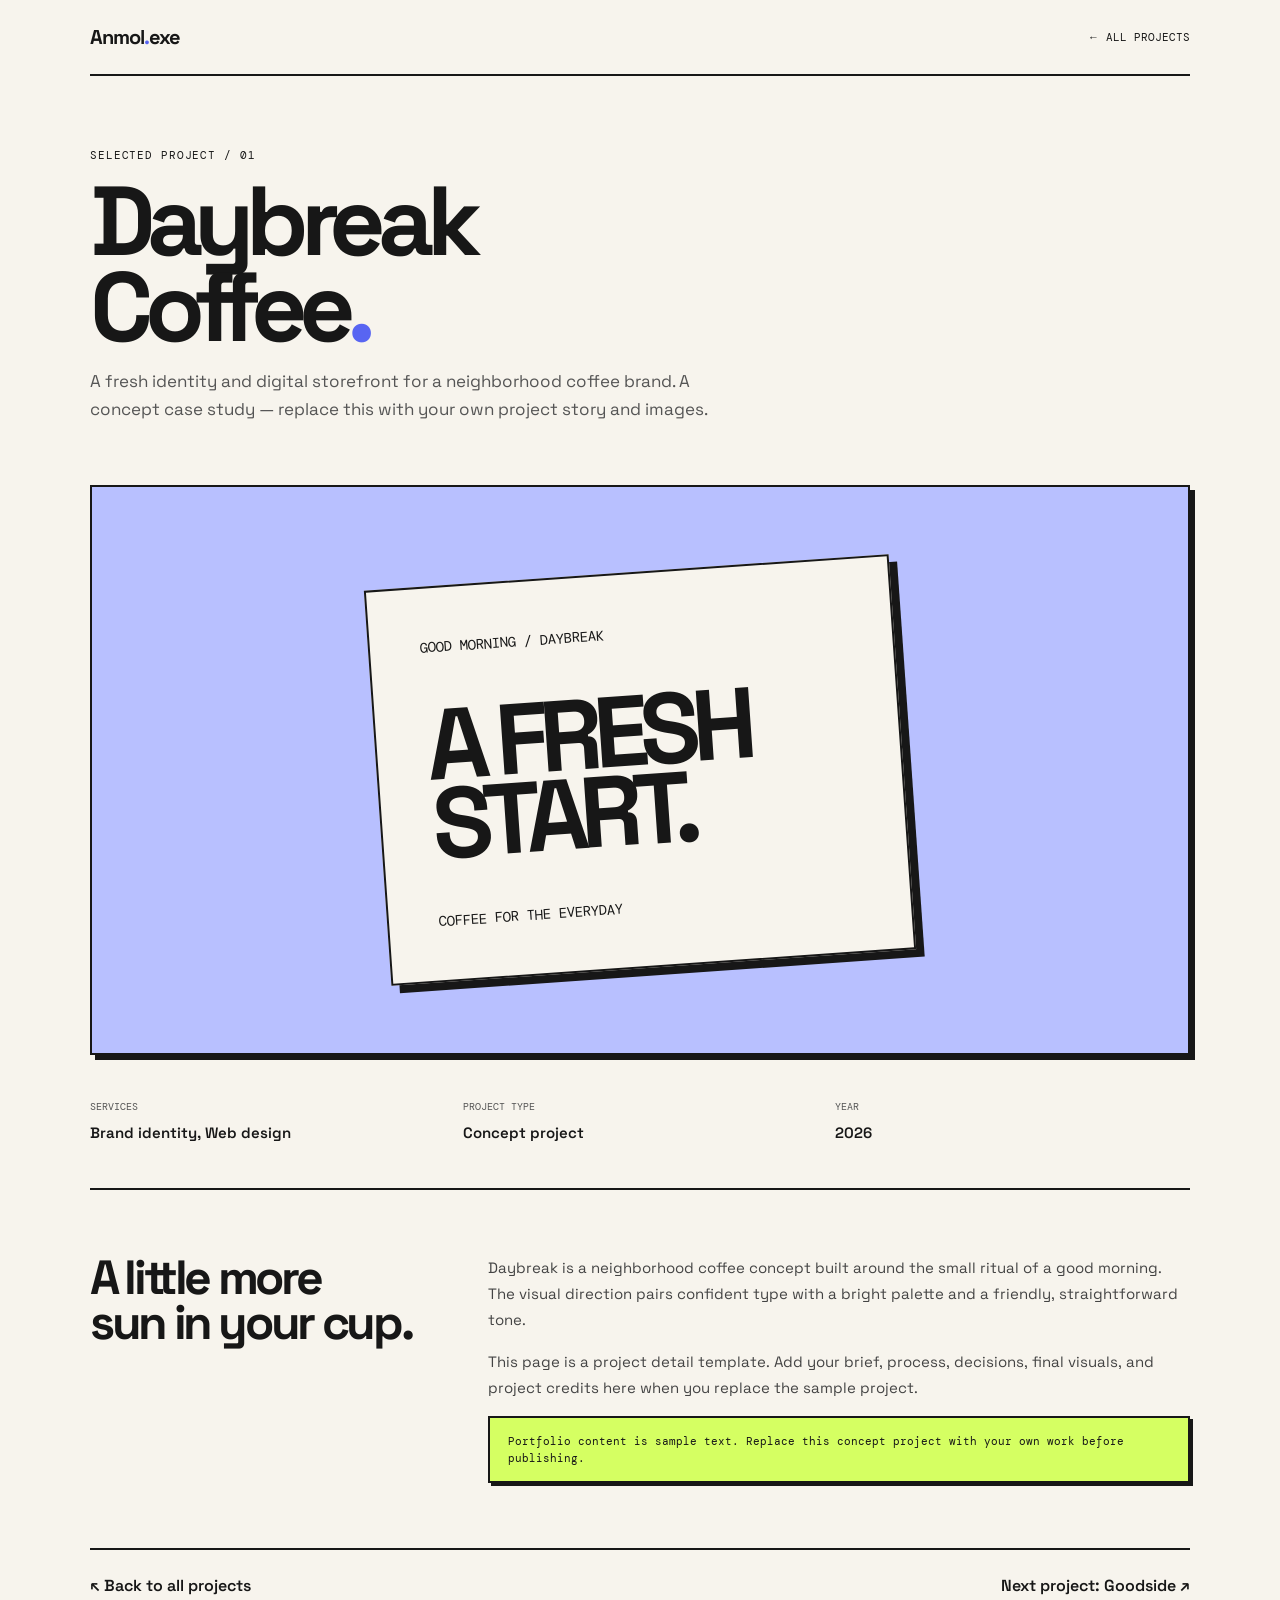
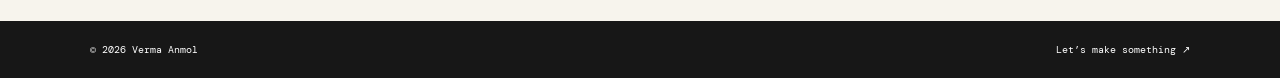
<file: projects/daybreak.html>
<!doctype html><html lang="en"><head><meta charset="utf-8"><meta name="viewport" content="width=device-width, initial-scale=1"><meta name="theme-color" content="#f7f4ed"><title>Daybreak Coffee — Anmol.exe</title><link rel="preconnect" href="https://fonts.googleapis.com"><link rel="preconnect" href="https://fonts.gstatic.com" crossorigin><link href="https://fonts.googleapis.com/css2?family=DM+Mono:wght@400;500&family=Space+Grotesk:wght@400;500;600;700&display=swap" rel="stylesheet"><link rel="stylesheet" href="project.css"></head><body><header class="wrap topbar"><a class="brand" href="../index.html">Anmol<span>.</span>exe</a><a class="nav" href="index.html">← ALL PROJECTS</a></header><main class="wrap"><section class="intro"><div class="eyebrow">Selected project / 01</div><h1>Daybreak<br>Coffee<span style="color:var(--blue)">.</span></h1><p>A fresh identity and digital storefront for a neighborhood coffee brand. A concept case study — replace this with your own project story and images.</p></section><div class="art blue"><div class="art-poster"><span>GOOD MORNING / DAYBREAK</span><strong>A FRESH<br>START.</strong><span>COFFEE FOR THE EVERYDAY</span></div></div><section class="meta"><div><b>Services</b><span>Brand identity, Web design</span></div><div><b>Project type</b><span>Concept project</span></div><div><b>Year</b><span>2026</span></div></section><section class="story"><h2>A little more<br>sun in your cup.</h2><div><p>Daybreak is a neighborhood coffee concept built around the small ritual of a good morning. The visual direction pairs confident type with a bright palette and a friendly, straightforward tone.</p><p>This page is a project detail template. Add your brief, process, decisions, final visuals, and project credits here when you replace the sample project.</p><div class="note">Portfolio content is sample text. Replace this concept project with your own work before publishing.</div></div></section><nav class="bottom-nav"><a href="index.html">↖ Back to all projects</a><a href="goodside.html">Next project: Goodside ↗</a></nav></main><footer class="footer"><div class="wrap"><span>© 2026 Verma Anmol</span><a href="../index.html#contact">Let’s make something ↗</a></div></footer></body></html>
</file>
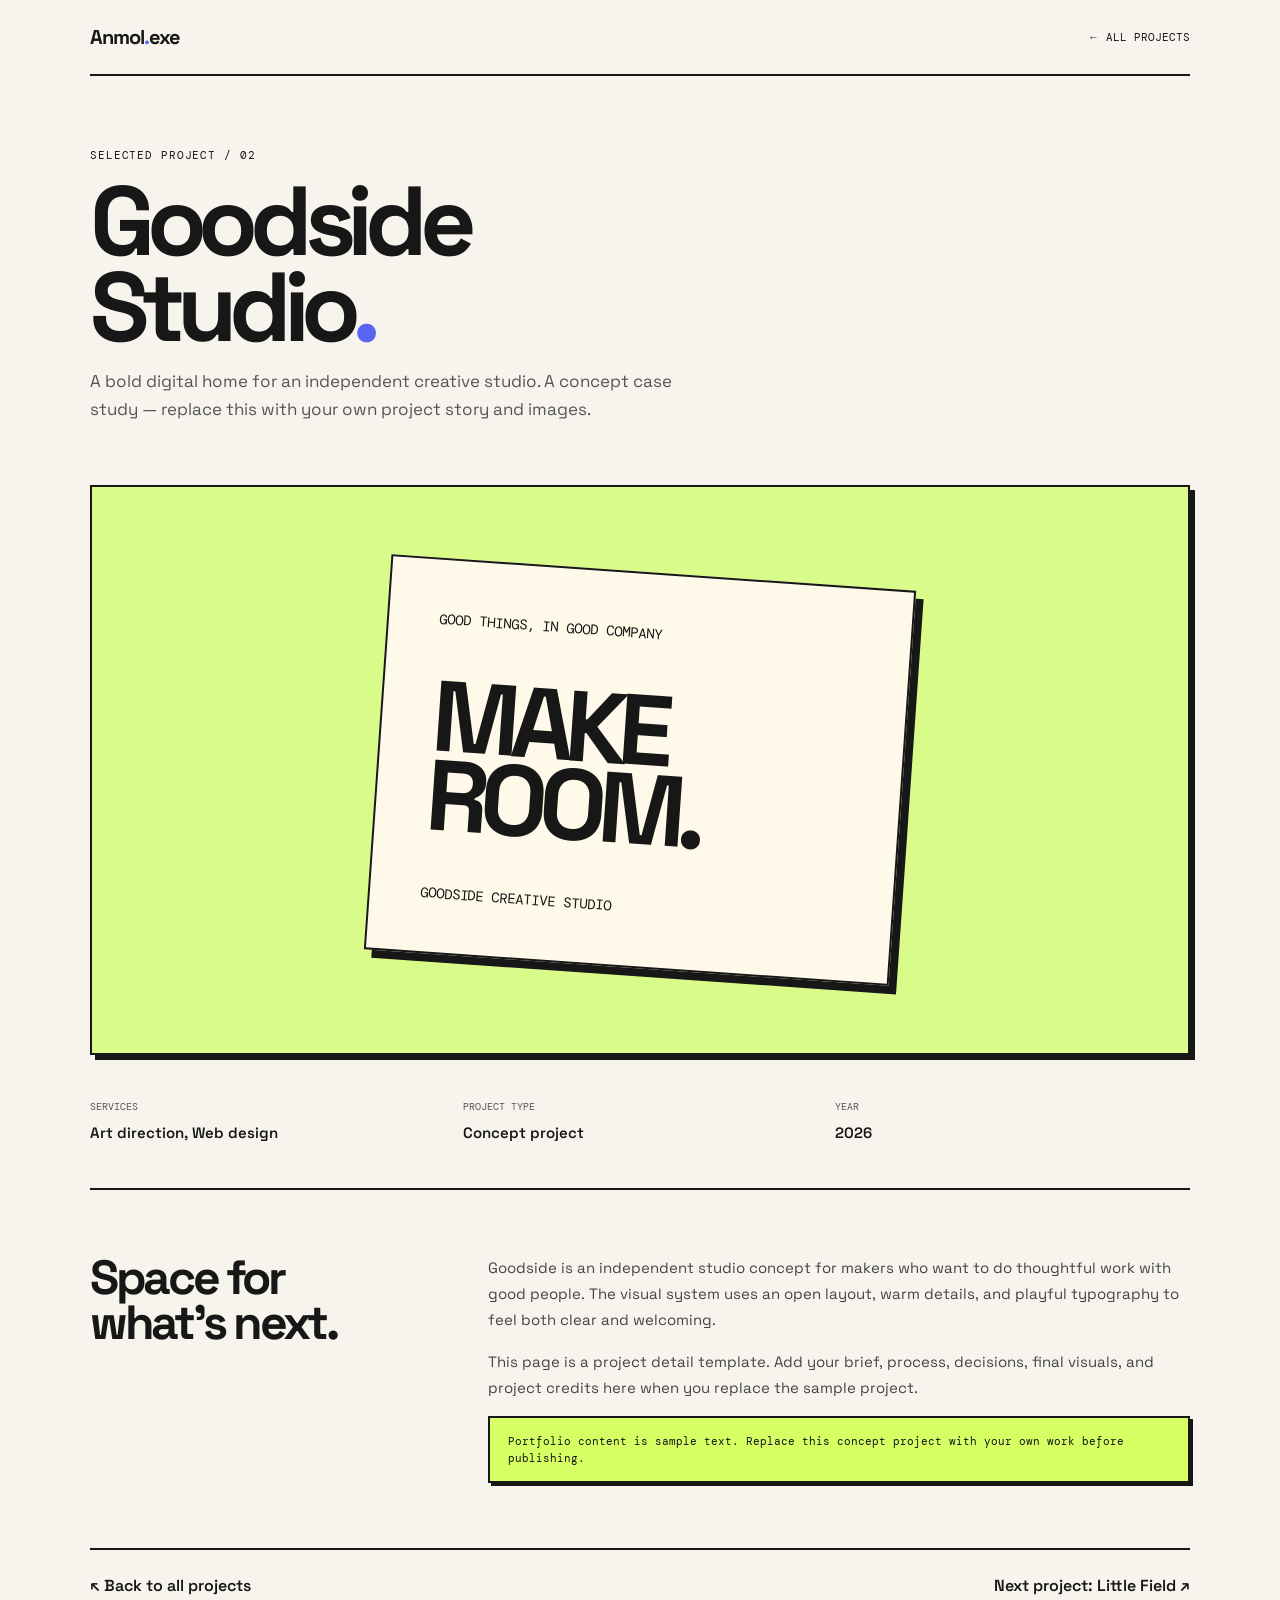
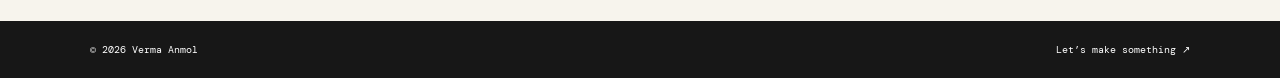
<file: projects/goodside.html>
<!doctype html><html lang="en"><head><meta charset="utf-8"><meta name="viewport" content="width=device-width, initial-scale=1"><meta name="theme-color" content="#f7f4ed"><title>Goodside Studio — Anmol.exe</title><link rel="preconnect" href="https://fonts.googleapis.com"><link rel="preconnect" href="https://fonts.gstatic.com" crossorigin><link href="https://fonts.googleapis.com/css2?family=DM+Mono:wght@400;500&family=Space+Grotesk:wght@400;500;600;700&display=swap" rel="stylesheet"><link rel="stylesheet" href="project.css"></head><body><header class="wrap topbar"><a class="brand" href="../index.html">Anmol<span>.</span>exe</a><a class="nav" href="index.html">← ALL PROJECTS</a></header><main class="wrap"><section class="intro"><div class="eyebrow">Selected project / 02</div><h1>Goodside<br>Studio<span style="color:var(--blue)">.</span></h1><p>A bold digital home for an independent creative studio. A concept case study — replace this with your own project story and images.</p></section><div class="art lime"><div class="art-poster"><span>GOOD THINGS, IN GOOD COMPANY</span><strong>MAKE<br>ROOM.</strong><span>GOODSIDE CREATIVE STUDIO</span></div></div><section class="meta"><div><b>Services</b><span>Art direction, Web design</span></div><div><b>Project type</b><span>Concept project</span></div><div><b>Year</b><span>2026</span></div></section><section class="story"><h2>Space for<br>what’s next.</h2><div><p>Goodside is an independent studio concept for makers who want to do thoughtful work with good people. The visual system uses an open layout, warm details, and playful typography to feel both clear and welcoming.</p><p>This page is a project detail template. Add your brief, process, decisions, final visuals, and project credits here when you replace the sample project.</p><div class="note">Portfolio content is sample text. Replace this concept project with your own work before publishing.</div></div></section><nav class="bottom-nav"><a href="index.html">↖ Back to all projects</a><a href="little-field.html">Next project: Little Field ↗</a></nav></main><footer class="footer"><div class="wrap"><span>© 2026 Verma Anmol</span><a href="../index.html#contact">Let’s make something ↗</a></div></footer></body></html>
</file>
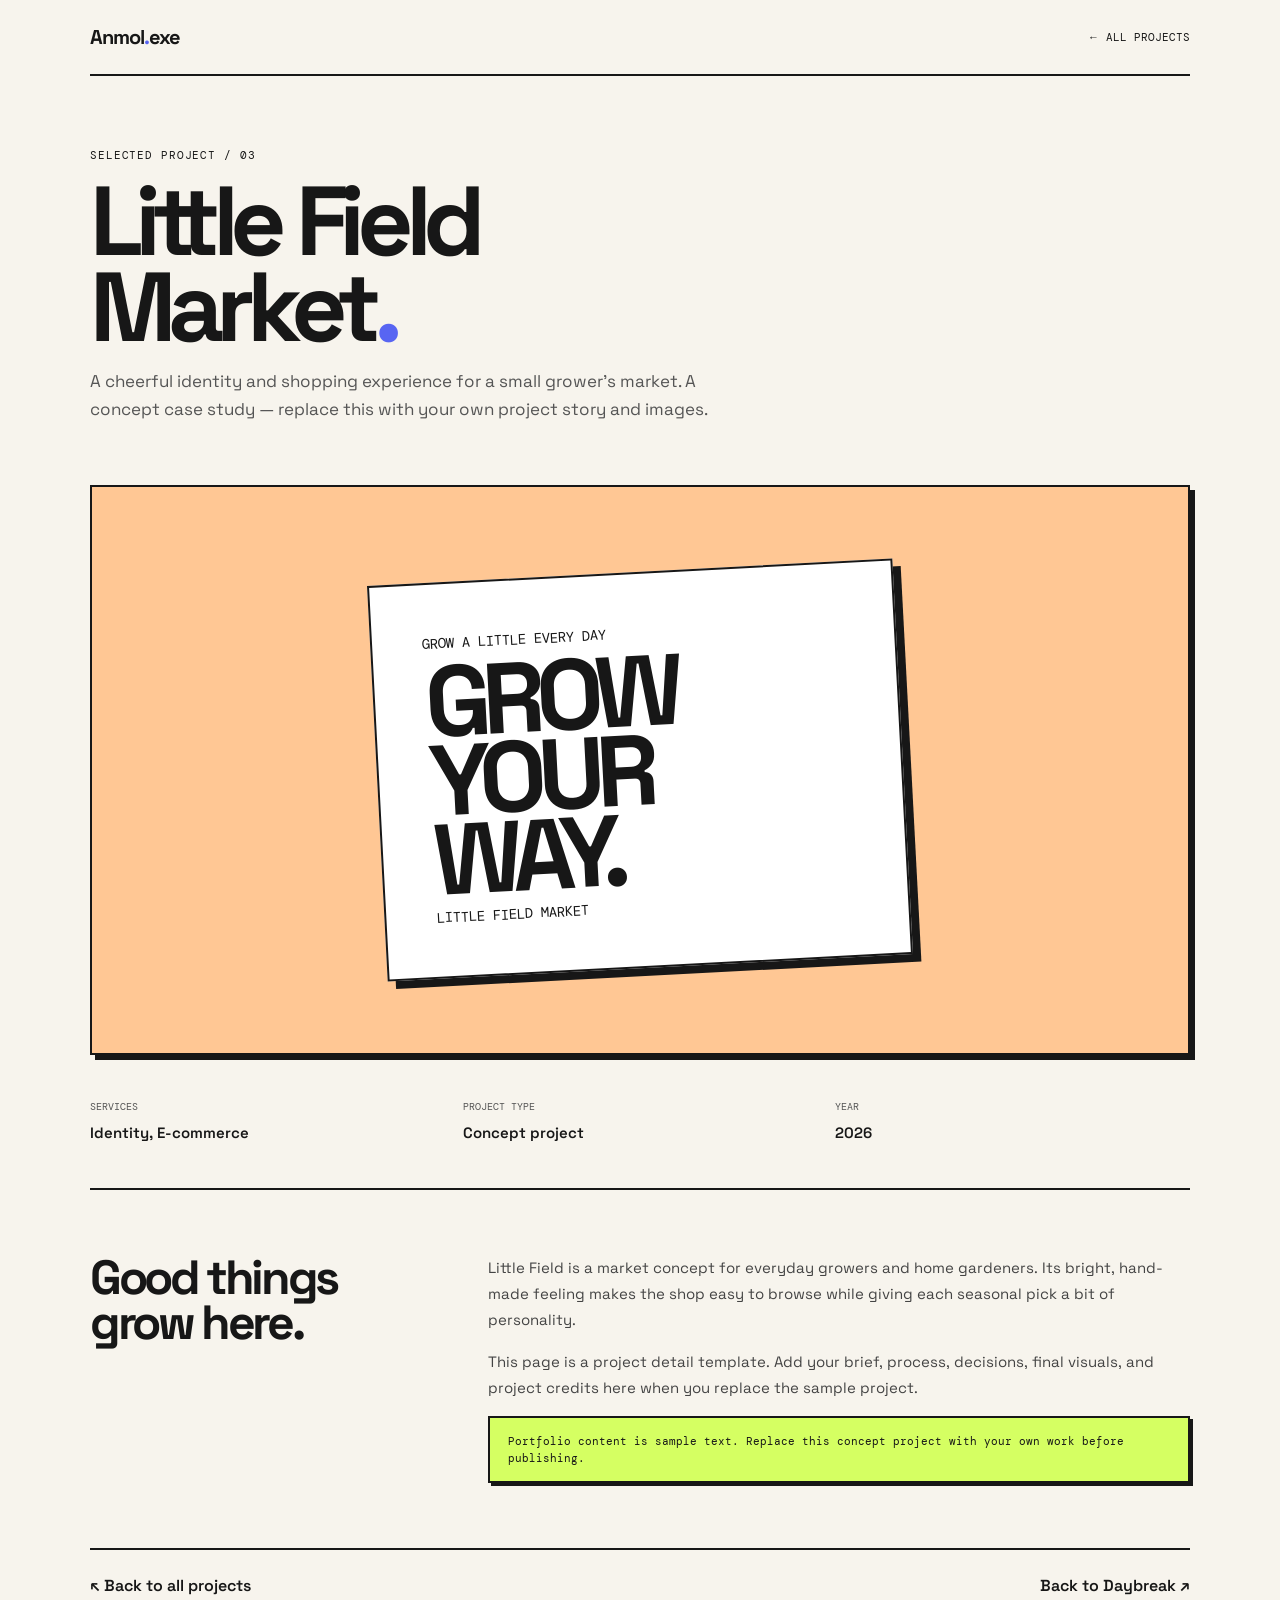
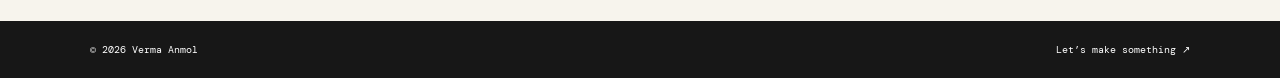
<file: projects/little-field.html>
<!doctype html><html lang="en"><head><meta charset="utf-8"><meta name="viewport" content="width=device-width, initial-scale=1"><meta name="theme-color" content="#f7f4ed"><title>Little Field Market — Anmol.exe</title><link rel="preconnect" href="https://fonts.googleapis.com"><link rel="preconnect" href="https://fonts.gstatic.com" crossorigin><link href="https://fonts.googleapis.com/css2?family=DM+Mono:wght@400;500&family=Space+Grotesk:wght@400;500;600;700&display=swap" rel="stylesheet"><link rel="stylesheet" href="project.css"></head><body><header class="wrap topbar"><a class="brand" href="../index.html">Anmol<span>.</span>exe</a><a class="nav" href="index.html">← ALL PROJECTS</a></header><main class="wrap"><section class="intro"><div class="eyebrow">Selected project / 03</div><h1>Little Field<br>Market<span style="color:var(--blue)">.</span></h1><p>A cheerful identity and shopping experience for a small grower’s market. A concept case study — replace this with your own project story and images.</p></section><div class="art orange"><div class="art-poster"><span>GROW A LITTLE EVERY DAY</span><strong>GROW<br>YOUR WAY.</strong><span>LITTLE FIELD MARKET</span></div></div><section class="meta"><div><b>Services</b><span>Identity, E-commerce</span></div><div><b>Project type</b><span>Concept project</span></div><div><b>Year</b><span>2026</span></div></section><section class="story"><h2>Good things<br>grow here.</h2><div><p>Little Field is a market concept for everyday growers and home gardeners. Its bright, hand-made feeling makes the shop easy to browse while giving each seasonal pick a bit of personality.</p><p>This page is a project detail template. Add your brief, process, decisions, final visuals, and project credits here when you replace the sample project.</p><div class="note">Portfolio content is sample text. Replace this concept project with your own work before publishing.</div></div></section><nav class="bottom-nav"><a href="index.html">↖ Back to all projects</a><a href="daybreak.html">Back to Daybreak ↗</a></nav></main><footer class="footer"><div class="wrap"><span>© 2026 Verma Anmol</span><a href="../index.html#contact">Let’s make something ↗</a></div></footer></body></html>
</file>
<file: projects/project.css>
:root{--paper:#f7f4ed;--ink:#171717;--blue:#5865f2;--lime:#d5ff62;--pink:#ff9bc8;--orange:#ff754e;--line:2px solid var(--ink);--shadow:5px 5px 0 var(--ink)}*{box-sizing:border-box}body{margin:0;background:var(--paper);color:var(--ink);font-family:'Space Grotesk',sans-serif}a{color:inherit}.wrap{width:min(1100px,calc(100% - 48px));margin:auto}.mono,.eyebrow{font-family:'DM Mono',monospace}.topbar{height:76px;display:flex;align-items:center;justify-content:space-between;border-bottom:var(--line)}.brand{font-size:20px;font-weight:700;letter-spacing:-1px;text-decoration:none}.brand span{color:var(--blue)}.nav{font:11px 'DM Mono';text-decoration:none}.intro{padding:72px 0 45px}.eyebrow{font-size:11px;letter-spacing:.08em;text-transform:uppercase}.intro h1{font-size:clamp(54px,9vw,98px);line-height:.88;letter-spacing:-.085em;margin:17px 0}.intro p{font-size:17px;color:#555;line-height:1.6;max-width:620px}.art{height:clamp(280px,50vw,570px);border:var(--line);box-shadow:var(--shadow);display:grid;place-items:center;overflow:hidden;position:relative}.art.blue{background:#b8c0ff}.art.lime{background:#d9fb8a}.art.orange{background:#ffc794}.art-poster{width:48%;height:70%;border:var(--line);background:var(--paper);box-shadow:8px 8px 0 var(--ink);display:flex;flex-direction:column;justify-content:space-between;padding:clamp(18px,5vw,50px);transform:rotate(-4deg)}.art-poster strong{font-size:clamp(34px,8vw,100px);line-height:.79;letter-spacing:-.09em}.art-poster span{font:clamp(9px,1.3vw,14px) 'DM Mono';text-transform:uppercase}.art.lime .art-poster{transform:rotate(4deg);background:#fff9e9}.art.orange .art-poster{transform:rotate(-3deg);background:#fff}.meta{display:grid;grid-template-columns:repeat(3,1fr);gap:18px;padding:45px 0;border-bottom:var(--line)}.meta b{display:block;font:10px 'DM Mono';text-transform:uppercase;color:#555;margin-bottom:9px}.meta span{font-size:15px;font-weight:600}.story{display:grid;grid-template-columns:.65fr 1.35fr;gap:60px;padding:65px 0}.story h2{font-size:clamp(32px,4vw,48px);line-height:.95;letter-spacing:-.07em;margin:0}.story p{margin:0 0 15px;line-height:1.75;color:#444;font-size:15px}.note{padding:15px 18px;border:var(--line);background:var(--lime);box-shadow:3px 3px 0 var(--ink);font:11px 'DM Mono';line-height:1.5}.bottom-nav{border-top:var(--line);padding:25px 0;display:flex;align-items:center;justify-content:space-between}.bottom-nav a{text-decoration:none;font-weight:600}.footer{background:var(--ink);color:white;padding:22px 0;font:10px 'DM Mono'}.footer .wrap{display:flex;justify-content:space-between;gap:16px}.footer a{text-decoration:none}
@media(max-width:650px){.wrap{width:calc(100% - 32px)}.topbar{height:65px}.intro{padding:54px 0 31px}.meta{grid-template-columns:1fr 1fr;padding:30px 0}.story{grid-template-columns:1fr;gap:22px;padding:45px 0}.art-poster{width:68%;height:65%}.bottom-nav{gap:14px}.footer .wrap{flex-direction:column}}
@media(prefers-reduced-motion:reduce){*,*::before,*::after{scroll-behavior:auto!important;animation-duration:.01ms!important;transition-duration:.01ms!important}}
</file>
